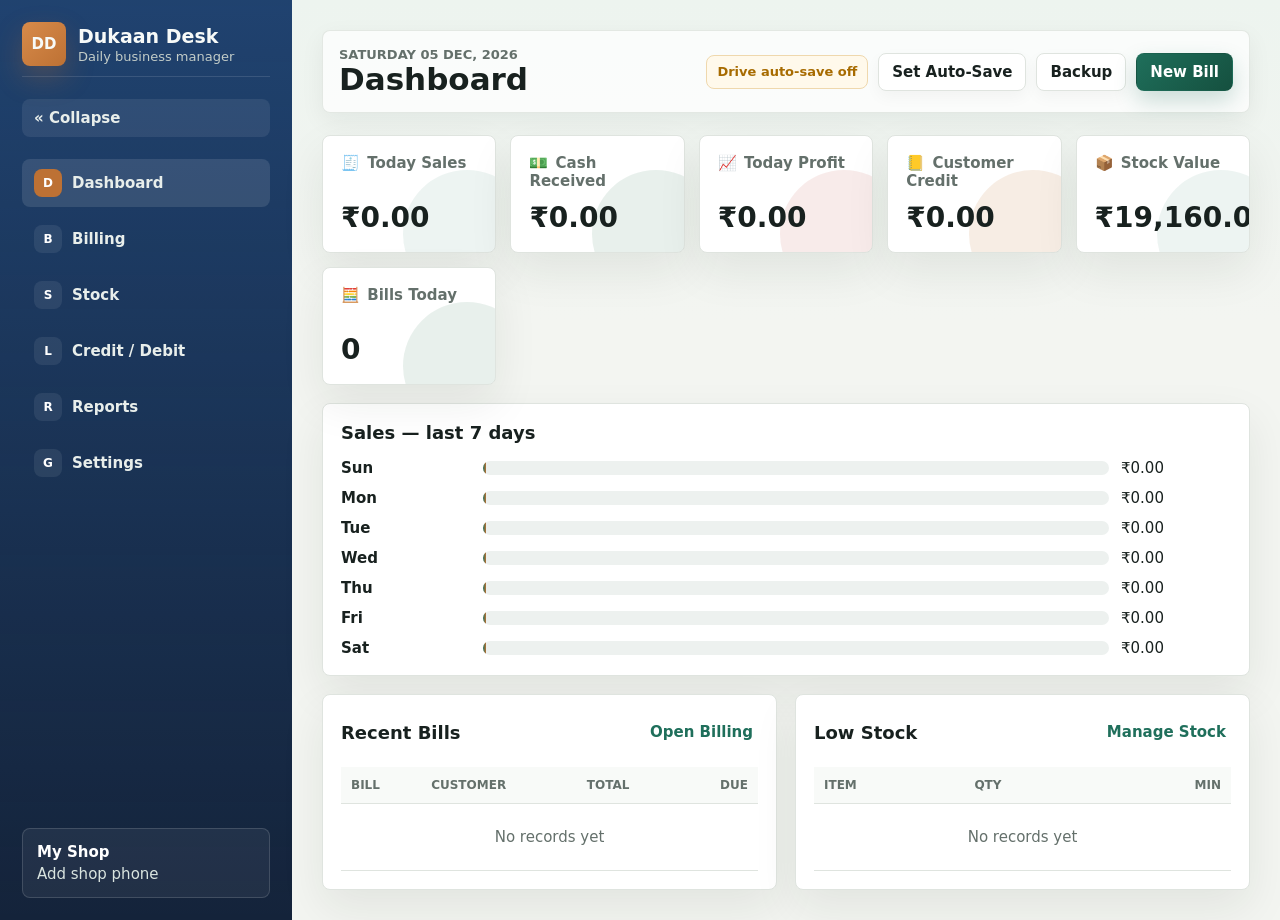
<file: index.html>
<!doctype html>
<html lang="en">
<head>
  <meta charset="utf-8">
  <meta name="viewport" content="width=device-width, initial-scale=1">
  <title>Dukaan Desk</title>
  <link rel="stylesheet" href="styles.css">
</head>
<body>
  <div class="app-shell">
    <aside class="sidebar">
      <div class="brand">
        <div class="brand-mark">DD</div>
        <div>
          <h1>Dukaan Desk</h1>
          <p>Daily business manager</p>
        </div>
      </div>
      <button class="collapse-btn" id="sidebarToggle" type="button" aria-label="Collapse menu">« Collapse</button>
      <nav class="nav" aria-label="Main navigation">
        <button class="nav-item active" data-view="dashboard" data-short="D">Dashboard</button>
        <button class="nav-item" data-view="billing" data-short="B">Billing</button>
        <button class="nav-item" data-view="stock" data-short="S">Stock</button>
        <button class="nav-item" data-view="ledger" data-short="L">Credit / Debit</button>
        <button class="nav-item" data-view="reports" data-short="R">Reports</button>
        <button class="nav-item" data-view="settings" data-short="G">Settings</button>
      </nav>
      <div class="shop-card">
        <strong id="shopNameMini">My Shop</strong>
        <span id="shopPhoneMini">Add shop phone</span>
      </div>
    </aside>

    <main class="main">
      <header class="topbar">
        <div>
          <p class="eyebrow" id="todayLabel"></p>
          <h2 id="viewTitle">Dashboard</h2>
        </div>
        <button class="hamburger-btn" id="menuToggle" type="button" aria-label="Toggle menu">&#9776;</button>
      <div class="topbar-actions">
          <span class="autosave-pill warning" id="autoSaveStatus">Drive auto-save off</span>
          <button class="secondary-button" id="autoSaveSetupButton" type="button">Set Auto-Save</button>
          <button class="secondary-button" id="backupButton" type="button">Backup</button>
          <button class="primary-button" data-action="new-invoice" type="button">New Bill</button>
        </div>
      </header>

      <section class="view active" id="dashboard">
        <div class="metrics-grid metrics-grid-6">
          <article class="metric">
            <span><span class="metric-ico">🧾</span> Today Sales</span>
            <strong id="todaySales">₹0</strong>
          </article>
          <article class="metric">
            <span><span class="metric-ico">💵</span> Cash Received</span>
            <strong id="cashReceived">₹0</strong>
          </article>
          <article class="metric">
            <span><span class="metric-ico">📈</span> Today Profit</span>
            <strong id="todayProfit">₹0</strong>
          </article>
          <article class="metric">
            <span><span class="metric-ico">📒</span> Customer Credit</span>
            <strong id="customerCredit">₹0</strong>
          </article>
          <article class="metric">
            <span><span class="metric-ico">📦</span> Stock Value</span>
            <strong id="stockValue">₹0</strong>
          </article>
          <article class="metric">
            <span><span class="metric-ico">🧮</span> Bills Today</span>
            <strong id="billCount">0</strong>
          </article>
        </div>

        <section class="panel">
          <div class="panel-header">
            <h3>Sales — last 7 days</h3>
          </div>
          <div class="report-bars" id="salesChart"></div>
        </section>

        <div class="content-grid two-columns">
          <section class="panel">
            <div class="panel-header">
              <h3>Recent Bills</h3>
              <button class="link-button" data-view-link="billing" type="button">Open Billing</button>
            </div>
            <div class="table-wrap">
              <table>
                <thead>
                  <tr>
                    <th>Bill</th>
                    <th>Customer</th>
                    <th>Total</th>
                    <th>Due</th>
                  </tr>
                </thead>
                <tbody id="recentBills"></tbody>
              </table>
            </div>
          </section>

          <section class="panel">
            <div class="panel-header">
              <h3>Low Stock</h3>
              <button class="link-button" data-view-link="stock" type="button">Manage Stock</button>
            </div>
            <div class="table-wrap">
              <table>
                <thead>
                  <tr>
                    <th>Item</th>
                    <th>Qty</th>
                    <th>Min</th>
                  </tr>
                </thead>
                <tbody id="lowStockRows"></tbody>
              </table>
            </div>
          </section>
        </div>
      </section>

      <section class="view" id="billing">
        <div class="content-grid billing-grid">
          <section class="panel bill-builder">
            <div class="panel-header">
              <h3>Create Bill <span id="billEditNote" class="void-badge edit-badge" style="display:none;"></span></h3>
              <button class="secondary-button" id="clearBillButton" type="button">Clear</button>
            </div>

            <div class="form-grid three">
              <label>
                Customer name
                <input id="customerName" type="text" placeholder="Cash customer">
              </label>
              <label>
                Mobile
                <input id="customerPhone" type="tel" placeholder="Optional">
              </label>
              <label class="wide">
                Address
                <input id="customerAddress" type="text" placeholder="Optional">
              </label>
              <label>
                Payment mode
                <select id="paymentMode">
                  <option value="cash">Cash</option>
                  <option value="upi">UPI</option>
                  <option value="card">Card</option>
                  <option value="credit">Credit</option>
                  <option value="mixed">Mixed</option>
                </select>
              </label>
              <label>
                GST type
                <select id="gstType">
                  <option value="local">CGST + SGST</option>
                  <option value="igst">IGST</option>
                </select>
              </label>
            </div>

            <div class="line-entry">
              <label>
                Item
                <select id="billItem"></select>
              </label>
              <div class="line-entry-row2">
                <label>
                  Qty
                  <input id="billQty" type="number" min="0.01" step="0.01" value="1">
                </label>
                <label>
                  Rate
                  <input id="billRate" type="number" min="0" step="0.01">
                </label>
                <label>
                  GST %
                  <input id="billGstRate" type="number" min="0" step="0.01" value="18">
                </label>
                <label>
                  Rate type
                  <select id="gstMode">
                    <option value="exclusive">GST Extra</option>
                    <option value="inclusive">GST Included</option>
                  </select>
                </label>
                <button class="primary-button" id="addLineButton" type="button">Add Item</button>
              </div>
            </div>

            <div class="table-wrap">
              <table>
                <thead>
                  <tr>
                    <th>Item</th>
                    <th>Qty</th>
                    <th>Rate</th>
                    <th>GST</th>
                    <th>Amount</th>
                    <th></th>
                  </tr>
                </thead>
                <tbody id="billLines"></tbody>
              </table>
            </div>

            <div class="bill-summary">
              <label>
                Discount
                <input id="discountAmount" type="number" min="0" step="0.01" value="0">
              </label>
              <label>
                Paid
                <input id="paidAmount" type="number" min="0" step="0.01" value="0">
              </label>
              <div class="summary-box">
                <span>Total</span>
                <strong id="billTotal">₹0</strong>
              </div>
              <div class="summary-box due">
                <span>Balance</span>
                <strong id="billBalance">₹0</strong>
              </div>
            </div>

            <div class="action-row">
              <button class="primary-button" id="saveBillButton" type="button">Save Bill</button>
              <button class="secondary-button" id="printDraftButton" type="button">Print Draft</button>
            </div>
          </section>

          <section class="panel invoice-preview" id="invoicePreview">
            <div class="invoice-paper">
              <div class="invoice-head">
                <div>
                  <h3 id="shopNamePreview">My Shop</h3>
                  <p id="shopAddressPreview">Shop address</p>
                  <p id="shopPhonePreview">Phone</p>
                </div>
                <div class="invoice-meta">
                  <strong class="invoice-tag">TAX INVOICE</strong>
                  <span id="previewInvoiceNo">DRAFT</span>
                  <span id="previewDate"></span>
                </div>
              </div>
              <div class="invoice-customer">
                <span>Billed to</span>
                <strong id="previewCustomer">Cash customer</strong>
                <span id="previewCustomerAddress"></span>
                <span id="previewCustomerPhone"></span>
              </div>
              <table class="invoice-table">
                <thead>
                  <tr>
                    <th>Item</th>
                    <th>Qty</th>
                    <th>Rate</th>
                    <th>GST</th>
                    <th>Amount</th>
                  </tr>
                </thead>
                <tbody id="previewLines"></tbody>
              </table>
              <div class="invoice-totals">
                <span>Taxable</span><strong id="previewTaxable">₹0</strong>
                <span>GST</span><strong id="previewGst">₹0</strong>
                <span id="previewCgstLabel">CGST</span><strong id="previewCgst">₹0</strong>
                <span id="previewSgstLabel">SGST</span><strong id="previewSgst">₹0</strong>
                <span>Subtotal</span><strong id="previewSubtotal">₹0</strong>
                <span>Discount</span><strong id="previewDiscount">₹0</strong>
                <span class="grand">Total</span><strong id="previewTotal" class="grand">₹0</strong>
                <span>Paid</span><strong id="previewPaid">₹0</strong>
                <span>Balance</span><strong id="previewBalance">₹0</strong>
              </div>
              <div class="invoice-foot">
                <span id="previewPayMode"></span>
                <strong>Thank you for your business!</strong>
              </div>
            </div>
          </section>
        </div>

        <section class="panel">
          <div class="panel-header">
            <h3>Saved Bills</h3>
            <input class="search-input" id="billSearch" type="search" placeholder="Search customer or bill">
          </div>
          <div class="table-wrap">
            <table>
              <thead>
                <tr>
                  <th>Bill No.</th>
                  <th>Date</th>
                  <th>Customer</th>
                  <th>Total</th>
                  <th>Paid</th>
                  <th>Due</th>
                  <th></th>
                </tr>
              </thead>
              <tbody id="invoiceRows"></tbody>
            </table>
          </div>
        </section>
      </section>

      <section class="view" id="stock">
        <section class="panel">
          <div class="panel-header">
            <h3>Add / Update Item</h3>
            <input class="search-input" id="stockSearch" type="search" placeholder="Search stock">
          </div>
          <div class="form-grid six">
            <label>
              Item name
              <input id="productName" type="text" placeholder="Example: Cement bag">
            </label>
            <label>
              Category
              <input id="productCategory" type="text" placeholder="Paint, plumbing, tools">
            </label>
            <label>
              Unit
              <input id="productUnit" type="text" placeholder="pcs, kg, bag, ft">
            </label>
            <label>
              Sale rate
              <input id="productSaleRate" type="number" min="0" step="0.01">
            </label>
            <label>
              GST %
              <input id="productGstRate" type="number" min="0" step="0.01" value="18">
            </label>
            <label>
              Purchase rate
              <input id="productPurchaseRate" type="number" min="0" step="0.01">
            </label>
            <label>
              Min stock
              <input id="productMinStock" type="number" min="0" step="0.01" value="5">
            </label>
          </div>
          <div class="action-row">
            <button class="primary-button" id="saveProductButton" type="button">Save Item</button>
            <button class="secondary-button" id="resetProductButton" type="button">Reset</button>
          </div>
        </section>

        <section class="panel">
          <div class="panel-header">
            <h3>Stock Register</h3>
            <div style="display:flex;gap:12px;align-items:center;">
              <label style="font-size:13px;display:flex;gap:6px;align-items:center;cursor:pointer;">
                <input type="checkbox" id="showArchivedToggle"> Show archived
              </label>
              <button class="secondary-button" id="exportStockButton" type="button">Export CSV</button>
            </div>
          </div>
          <div class="table-wrap">
            <table>
              <thead>
                <tr>
                  <th>Item</th>
                  <th>Category</th>
                  <th>Unit</th>
                  <th>Qty</th>
                  <th>GST</th>
                  <th>Sale Rate</th>
                  <th>Value</th>
                  <th></th>
                </tr>
              </thead>
              <tbody id="stockRows"></tbody>
            </table>
          </div>
        </section>

        <section class="panel">
          <div class="panel-header">
            <h3>Stock In / Out</h3>
          </div>
          <div class="form-grid five">
            <label>
              Item
              <select id="movementProduct"></select>
            </label>
            <label>
              Type
              <select id="movementType">
                <option value="in">Stock In</option>
                <option value="out">Stock Out</option>
              </select>
            </label>
            <label>
              Qty
              <input id="movementQty" type="number" min="0.01" step="0.01" value="1">
            </label>
            <label>
              Reason
              <input id="movementReason" type="text" placeholder="Purchase, damage, adjustment">
            </label>
            <button class="primary-button aligned" id="saveMovementButton" type="button">Save Movement</button>
          </div>
        </section>
      </section>

      <section class="view" id="ledger">
        <div class="content-grid two-columns">
          <section class="panel">
            <div class="panel-header">
              <h3>Credit / Debit Entry</h3>
            </div>
            <div class="form-stack">
              <label>
                Party name
                <input id="ledgerParty" type="text" placeholder="Customer or supplier">
              </label>
              <label>
                Party type
                <select id="ledgerPartyType">
                  <option value="customer">Customer</option>
                  <option value="supplier">Supplier</option>
                  <option value="other">Other</option>
                </select>
              </label>
              <label>
                Entry type
                <select id="ledgerType">
                  <option value="credit">Credit given / receivable</option>
                  <option value="receipt">Payment received</option>
                  <option value="debit">Debit payable / purchase due</option>
                  <option value="payment">Payment made</option>
                  <option value="expense">Expense</option>
                  <option value="income">Other income</option>
                </select>
              </label>
              <label>
                Amount
                <input id="ledgerAmount" type="number" min="0" step="0.01">
              </label>
              <label>
                Note
                <textarea id="ledgerNote" rows="3" placeholder="Optional"></textarea>
              </label>
              <button class="primary-button" id="saveLedgerButton" type="button">Save Entry</button>
            </div>
          </section>

          <section class="panel">
            <div class="panel-header">
              <h3>Party Balances</h3>
              <input class="search-input" id="ledgerSearch" type="search" placeholder="Search party">
            </div>
            <div class="table-wrap">
              <table>
                <thead>
                  <tr>
                    <th>Party</th>
                    <th>Type</th>
                    <th>Balance</th>
                  </tr>
                </thead>
                <tbody id="partyBalanceRows"></tbody>
              </table>
            </div>
          </section>
        </div>

        <section class="panel">
          <div class="panel-header">
            <h3>Ledger Entries</h3>
            <button class="secondary-button" id="exportLedgerButton" type="button">Export CSV</button>
          </div>
          <div class="table-wrap">
            <table>
              <thead>
                <tr>
                  <th>Date</th>
                  <th>Party</th>
                  <th>Type</th>
                  <th>Amount</th>
                  <th>Note</th>
                  <th></th>
                </tr>
              </thead>
              <tbody id="ledgerRows"></tbody>
            </table>
          </div>
          <div style="padding:10px 0 4px;display:flex;align-items:center;gap:14px;">
            <button class="secondary-button" id="ledgerLoadMore" type="button" style="display:none;">Load more entries</button>
            <span id="ledgerCount" style="font-size:13px;color:#64706b;"></span>
          </div>
        </section>
      </section>

      <section class="view" id="reports">
        <div class="metrics-grid">
          <article class="metric">
            <span>Total Sales</span>
            <strong id="reportSales">₹0</strong>
          </article>
          <article class="metric">
            <span>Total Collection</span>
            <strong id="reportCollection">₹0</strong>
          </article>
          <article class="metric">
            <span>Total Expenses</span>
            <strong id="reportExpenses">₹0</strong>
          </article>
          <article class="metric">
            <span>Supplier Payable</span>
            <strong id="supplierPayable">₹0</strong>
          </article>
        </div>
        <section class="panel">
          <div class="panel-header">
            <h3>Business Summary</h3>
            <div style="display:flex;gap:8px;align-items:center;flex-wrap:wrap;">
              <label style="font-size:13px;display:flex;gap:6px;align-items:center;">
                From <input type="date" id="reportFrom" style="font-size:13px;padding:4px 6px;">
              </label>
              <label style="font-size:13px;display:flex;gap:6px;align-items:center;">
                To <input type="date" id="reportTo" style="font-size:13px;padding:4px 6px;">
              </label>
              <button class="secondary-button" id="exportInvoicesButton" type="button">Export Bills CSV</button>
            </div>
          </div>
          <div class="report-bars" id="reportBars"></div>
        </section>

        <section class="panel">
          <div class="panel-header">
            <h3>Profit (in selected range)</h3>
          </div>
          <div class="metrics-grid">
            <article class="metric">
              <span>Taxable Sales</span>
              <strong id="profitSales">₹0</strong>
            </article>
            <article class="metric">
              <span>Cost of Goods</span>
              <strong id="profitCogs">₹0</strong>
            </article>
            <article class="metric">
              <span>Discounts</span>
              <strong id="profitDiscounts">₹0</strong>
            </article>
            <article class="metric">
              <span>Gross Profit</span>
              <strong id="profitGross">₹0</strong>
            </article>
            <article class="metric">
              <span>Margin</span>
              <strong id="profitMargin">0%</strong>
            </article>
          </div>
          <div class="table-wrap">
            <table>
              <thead>
                <tr>
                  <th>Item</th>
                  <th>Qty Sold</th>
                  <th>Sale (taxable)</th>
                  <th>Cost</th>
                  <th>Profit</th>
                </tr>
              </thead>
              <tbody id="profitRows"></tbody>
            </table>
          </div>
          <p class="data-help">Profit = taxable sales − cost of goods (current purchase rate) − discounts. GST is excluded as it is collected on the government's behalf.</p>
        </section>

        <section class="panel">
          <div class="panel-header">
            <h3>GST Summary (in selected range)</h3>
          </div>
          <div class="table-wrap">
            <table>
              <thead>
                <tr>
                  <th>GST Rate</th>
                  <th>Taxable</th>
                  <th>CGST</th>
                  <th>SGST</th>
                  <th>IGST</th>
                  <th>Total GST</th>
                </tr>
              </thead>
              <tbody id="gstSummaryRows"></tbody>
            </table>
          </div>
          <p class="data-help">Output GST grouped by rate slab for the selected date range. Voided bills are excluded.</p>
        </section>
      </section>

      <section class="view" id="settings">
        <section class="panel">
          <div class="panel-header">
            <h3>Shop Details</h3>
          </div>
          <div class="form-grid two">
            <label>
              Shop name
              <input id="shopNameInput" type="text">
            </label>
            <label>
              Phone
              <input id="shopPhoneInput" type="tel">
            </label>
            <label class="wide">
              Address
              <textarea id="shopAddressInput" rows="3"></textarea>
            </label>
            <label>
              GST / Tax ID
              <input id="shopTaxInput" type="text">
            </label>
          </div>
          <div class="action-row">
            <button class="primary-button" id="saveSettingsButton" type="button">Save Details</button>
          </div>
        </section>

        <section class="panel">
          <div class="panel-header">
            <h3>Data</h3>
          </div>
          <div class="data-actions">
            <button class="primary-button" id="saveToDriveButton" type="button">Save To Drive</button>
            <button class="secondary-button" id="saveAgainButton" type="button" disabled>Save Again</button>
            <button class="secondary-button" id="openDataFileButton" type="button">Open Data File</button>
            <button class="secondary-button" id="downloadBackupButton" type="button">Download Backup</button>
            <button class="secondary-button" id="downloadAllCsvButton" type="button">Download All CSV</button>
            <button class="secondary-button" id="recalcBalancesButton" type="button">Recalculate Balances</button>
            <label class="file-button">
              Restore Backup
              <input id="restoreInput" type="file" accept="application/json">
            </label>
            <button class="danger-button" id="resetDataButton" type="button">Reset Demo Data</button>
          </div>
          <p class="data-status" id="dataFileStatus">No drive file selected</p>
          <p class="data-help">For safest use, click Save To Drive once and choose a file on your preferred drive. Bills, stock changes, ledger entries, and settings will auto-save to that file while connected.</p>
          <p class="data-help">
            <strong>Back up to Google Drive:</strong> install Google Drive for Desktop, then click
            <em>Save To Drive</em> and pick a file inside your Google Drive folder — every change
            auto-syncs to the cloud while the app stays offline-ready.
            <a id="driveGuideLink" href="GOOGLE_DRIVE_SETUP.html" target="_blank" rel="noopener">Read the setup guide</a>.
          </p>
        </section>
      </section>
    </main>
  </div>

  <div class="modal-overlay" id="returnModal">
    <div class="modal">
      <h3 style="margin:0 0 4px;">Sales Return — <span id="returnBillNo"></span></h3>
      <p class="data-help" style="margin-top:0;">Enter the quantity returned for each item. Stock goes back in and the bill is reduced. Return everything to reverse the whole bill.</p>
      <div class="table-wrap">
        <table>
          <thead>
            <tr>
              <th>Item</th>
              <th>Sold</th>
              <th>Return Qty</th>
            </tr>
          </thead>
          <tbody id="returnLines"></tbody>
        </table>
      </div>
      <div class="action-row" style="margin-top:16px;">
        <button class="primary-button" id="confirmReturnButton" type="button">Process Return</button>
        <button class="secondary-button" id="cancelReturnButton" type="button">Cancel</button>
      </div>
    </div>
  </div>

  <template id="emptyRowTemplate">
    <tr>
      <td colspan="8" class="empty-cell">No records yet</td>
    </tr>
  </template>

  <script src="app.js"></script>
</body>
</html>
</file>
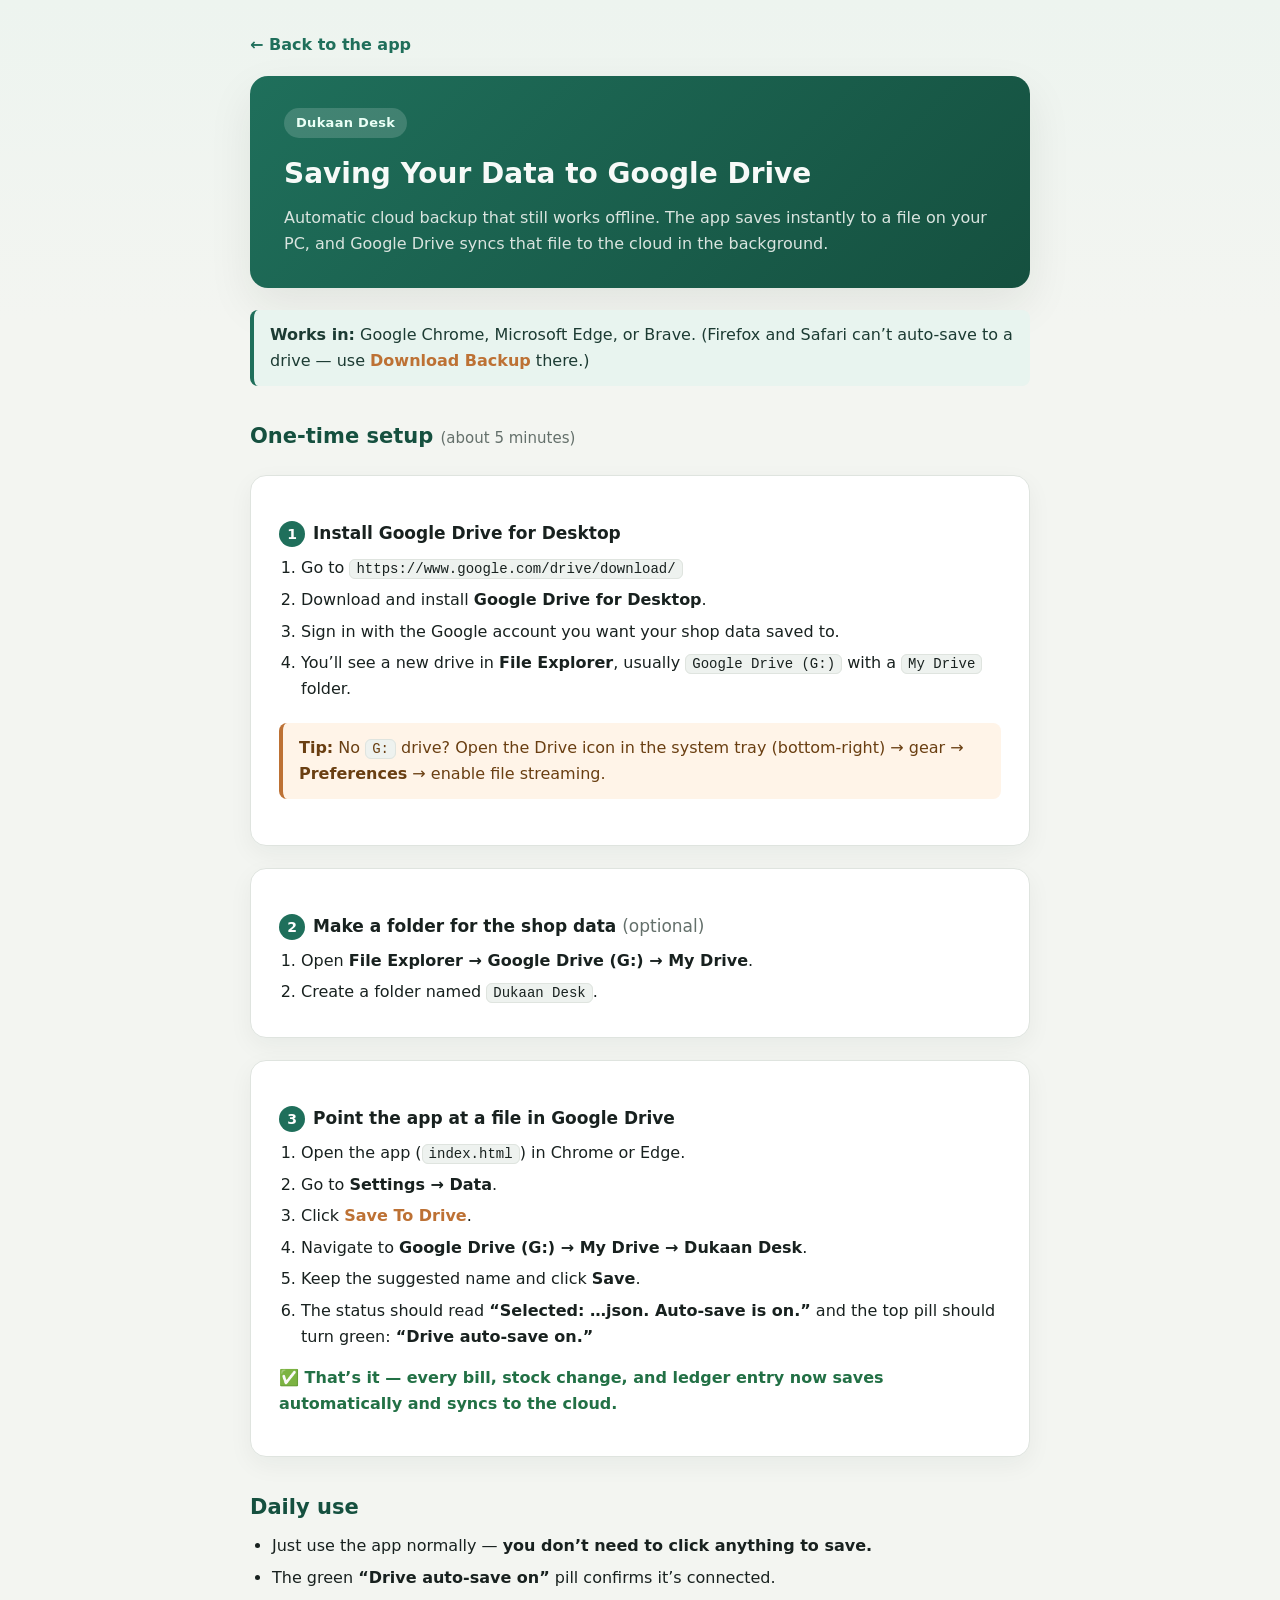
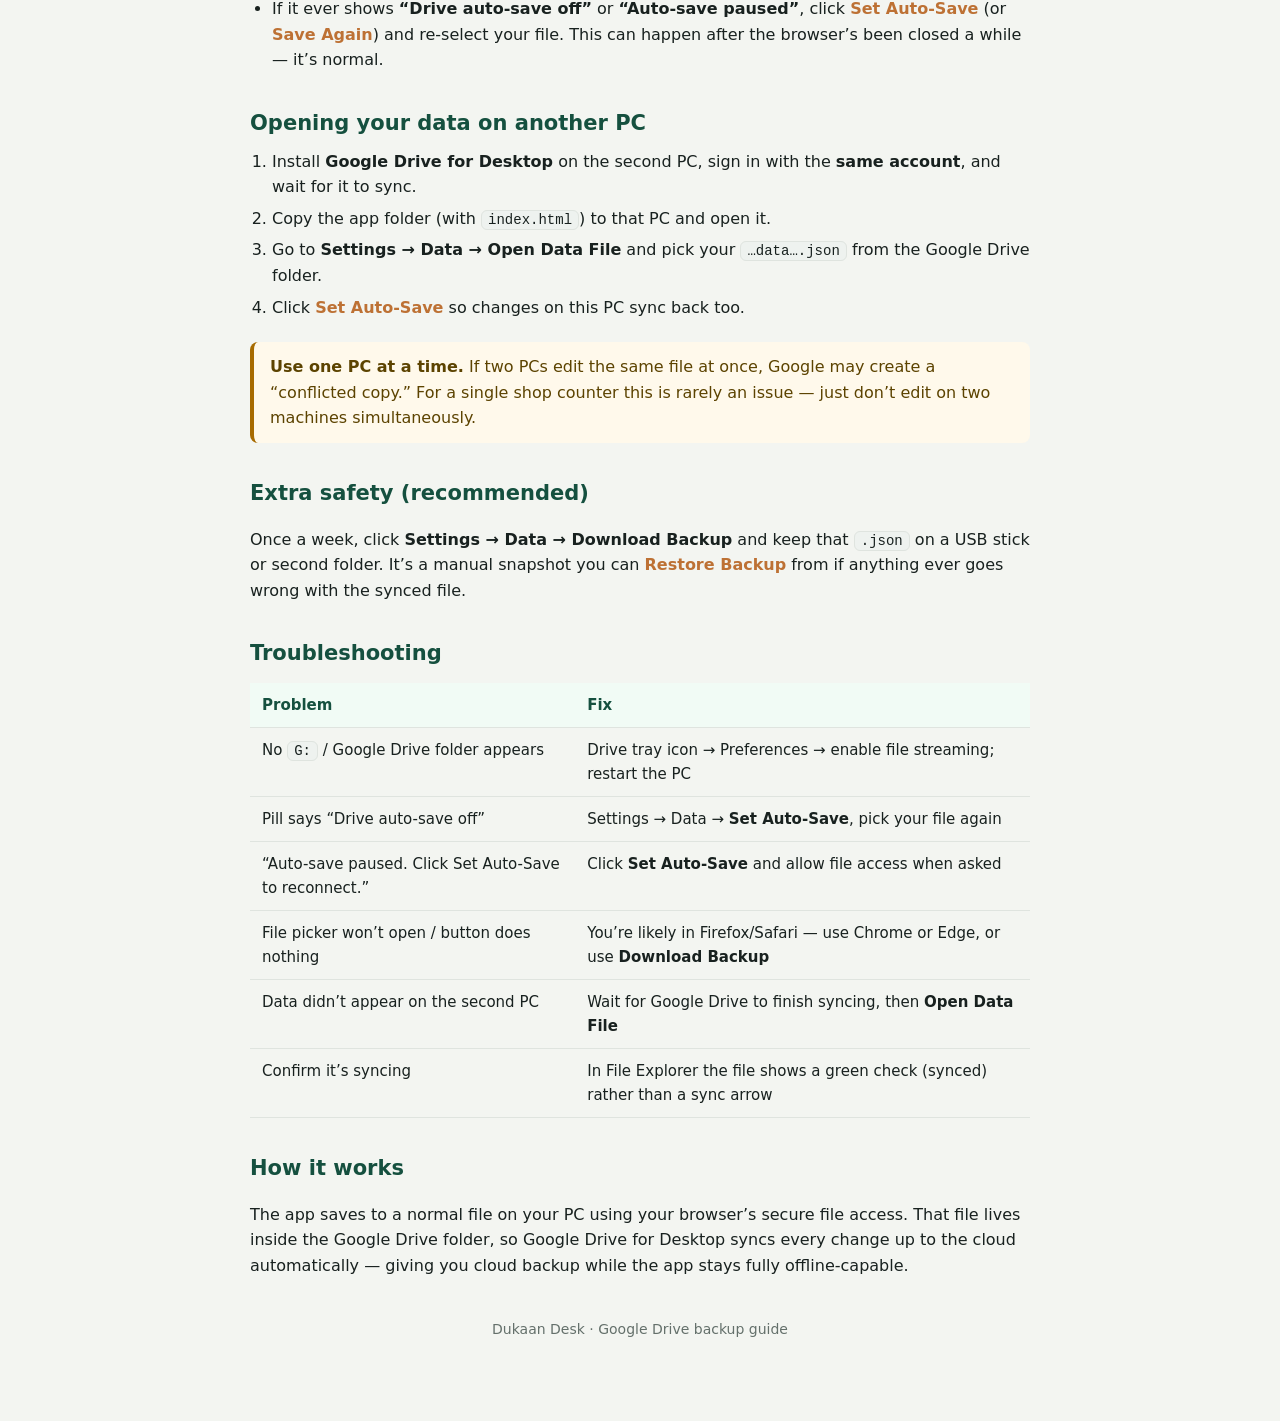
<file: GOOGLE_DRIVE_SETUP.html>
<!doctype html>
<html lang="en">
<head>
  <meta charset="utf-8">
  <meta name="viewport" content="width=device-width, initial-scale=1">
  <title>Saving Your Data to Google Drive — Dukaan Desk</title>
  <style>
    :root {
      --bg: #f3f5f1;
      --surface: #ffffff;
      --ink: #18211f;
      --muted: #64706b;
      --line: #dfe4df;
      --brand: #1f6f5b;
      --brand-dark: #15503f;
      --brand-soft: #e8f4ef;
      --accent: #bd7134;
      --accent-soft: #fff4e8;
      --danger: #b53b30;
      --warn: #a76b00;
      --good: #227045;
      --shadow: 0 18px 45px rgba(24, 33, 31, 0.08);
    }
    * { box-sizing: border-box; }
    body {
      margin: 0;
      background: linear-gradient(180deg, #edf4ef 0, rgba(237, 244, 239, 0) 320px), var(--bg);
      color: var(--ink);
      font-family: Inter, ui-sans-serif, system-ui, -apple-system, BlinkMacSystemFont, "Segoe UI", sans-serif;
      font-size: 16px;
      line-height: 1.6;
    }
    .wrap { max-width: 820px; margin: 0 auto; padding: 32px 20px 80px; }
    .hero {
      background: linear-gradient(135deg, var(--brand) 0, var(--brand-dark) 100%);
      color: #f7faf8;
      border-radius: 18px;
      padding: 32px 34px;
      box-shadow: var(--shadow);
    }
    .hero .badge {
      display: inline-block; background: rgba(255,255,255,0.16); color: #eafff6;
      font-size: 13px; font-weight: 600; letter-spacing: .3px;
      padding: 5px 12px; border-radius: 999px; margin-bottom: 14px;
    }
    .hero h1 { margin: 0 0 8px; font-size: 28px; }
    .hero p { margin: 0; color: #d9e4df; }
    .back { display: inline-block; margin-bottom: 18px; color: var(--brand); text-decoration: none; font-weight: 600; }
    .back:hover { text-decoration: underline; }
    .note {
      border-left: 4px solid var(--brand); background: var(--brand-soft);
      padding: 12px 16px; border-radius: 8px; margin: 22px 0; color: #1c3b33;
    }
    .note.warn { border-left-color: var(--warn); background: #fff9eb; color: #5c4300; }
    .note.tip  { border-left-color: var(--accent); background: var(--accent-soft); color: #6a3f12; }
    .card {
      background: var(--surface); border: 1px solid var(--line); border-radius: 16px;
      padding: 24px 28px; margin: 22px 0; box-shadow: 0 8px 24px rgba(24,33,31,0.05);
    }
    h2 { font-size: 21px; margin: 34px 0 6px; color: var(--brand-dark); }
    h3 { font-size: 17px; margin: 20px 0 6px; }
    ol, ul { margin: 8px 0 8px; padding-left: 22px; }
    li { margin: 6px 0; }
    .step-num {
      display: inline-flex; align-items: center; justify-content: center;
      width: 26px; height: 26px; border-radius: 50%; background: var(--brand);
      color: #fff; font-size: 14px; font-weight: 700; margin-right: 8px;
    }
    code, kbd {
      background: #eef2ef; border: 1px solid var(--line); border-radius: 6px;
      padding: 1px 6px; font-family: ui-monospace, "Cascadia Code", Consolas, monospace; font-size: 14px;
    }
    em { color: var(--accent); font-style: normal; font-weight: 600; }
    table { width: 100%; border-collapse: collapse; margin: 12px 0; font-size: 15px; }
    th, td { text-align: left; padding: 10px 12px; border-bottom: 1px solid var(--line); vertical-align: top; }
    th { background: #f1fbf5; color: var(--brand-dark); }
    .ok { color: var(--good); font-weight: 700; }
    footer { margin-top: 40px; color: var(--muted); font-size: 14px; text-align: center; }
  </style>
</head>
<body>
  <div class="wrap">
    <a class="back" href="index.html">← Back to the app</a>

    <div class="hero">
      <span class="badge">Dukaan Desk</span>
      <h1>Saving Your Data to Google Drive</h1>
      <p>Automatic cloud backup that still works offline. The app saves instantly to a file on your PC, and Google Drive syncs that file to the cloud in the background.</p>
    </div>

    <div class="note">
      <strong>Works in:</strong> Google Chrome, Microsoft Edge, or Brave.
      (Firefox and Safari can’t auto-save to a drive — use <em>Download Backup</em> there.)
    </div>

    <h2>One-time setup <span style="color:var(--muted);font-size:15px;font-weight:400;">(about 5 minutes)</span></h2>

    <div class="card">
      <h3><span class="step-num">1</span>Install Google Drive for Desktop</h3>
      <ol>
        <li>Go to <code>https://www.google.com/drive/download/</code></li>
        <li>Download and install <strong>Google Drive for Desktop</strong>.</li>
        <li>Sign in with the Google account you want your shop data saved to.</li>
        <li>You’ll see a new drive in <strong>File Explorer</strong>, usually <code>Google Drive (G:)</code> with a <code>My Drive</code> folder.</li>
      </ol>
      <div class="note tip">
        <strong>Tip:</strong> No <code>G:</code> drive? Open the Drive icon in the system tray (bottom-right) →
        gear → <strong>Preferences</strong> → enable file streaming.
      </div>
    </div>

    <div class="card">
      <h3><span class="step-num">2</span>Make a folder for the shop data <span style="color:var(--muted);font-weight:400;">(optional)</span></h3>
      <ol>
        <li>Open <strong>File Explorer → Google Drive (G:) → My Drive</strong>.</li>
        <li>Create a folder named <code>Dukaan Desk</code>.</li>
      </ol>
    </div>

    <div class="card">
      <h3><span class="step-num">3</span>Point the app at a file in Google Drive</h3>
      <ol>
        <li>Open the app (<code>index.html</code>) in Chrome or Edge.</li>
        <li>Go to <strong>Settings → Data</strong>.</li>
        <li>Click <em>Save To Drive</em>.</li>
        <li>Navigate to <strong>Google Drive (G:) → My Drive → Dukaan Desk</strong>.</li>
        <li>Keep the suggested name and click <strong>Save</strong>.</li>
        <li>The status should read <strong>“Selected: …json. Auto-save is on.”</strong> and the top pill should turn green: <strong>“Drive auto-save on.”</strong></li>
      </ol>
      <p class="ok">✅ That’s it — every bill, stock change, and ledger entry now saves automatically and syncs to the cloud.</p>
    </div>

    <h2>Daily use</h2>
    <ul>
      <li>Just use the app normally — <strong>you don’t need to click anything to save.</strong></li>
      <li>The green <strong>“Drive auto-save on”</strong> pill confirms it’s connected.</li>
      <li>If it ever shows <strong>“Drive auto-save off”</strong> or <strong>“Auto-save paused”</strong>, click <em>Set Auto-Save</em> (or <em>Save Again</em>) and re-select your file. This can happen after the browser’s been closed a while — it’s normal.</li>
    </ul>

    <h2>Opening your data on another PC</h2>
    <ol>
      <li>Install <strong>Google Drive for Desktop</strong> on the second PC, sign in with the <strong>same account</strong>, and wait for it to sync.</li>
      <li>Copy the app folder (with <code>index.html</code>) to that PC and open it.</li>
      <li>Go to <strong>Settings → Data → Open Data File</strong> and pick your <code>…data….json</code> from the Google Drive folder.</li>
      <li>Click <em>Set Auto-Save</em> so changes on this PC sync back too.</li>
    </ol>
    <div class="note warn">
      <strong>Use one PC at a time.</strong> If two PCs edit the same file at once, Google may create a
      “conflicted copy.” For a single shop counter this is rarely an issue — just don’t edit on two machines simultaneously.
    </div>

    <h2>Extra safety (recommended)</h2>
    <p>Once a week, click <strong>Settings → Data → Download Backup</strong> and keep that <code>.json</code> on a USB stick or second folder. It’s a manual snapshot you can <em>Restore Backup</em> from if anything ever goes wrong with the synced file.</p>

    <h2>Troubleshooting</h2>
    <table>
      <thead><tr><th>Problem</th><th>Fix</th></tr></thead>
      <tbody>
        <tr><td>No <code>G:</code> / Google Drive folder appears</td><td>Drive tray icon → Preferences → enable file streaming; restart the PC</td></tr>
        <tr><td>Pill says “Drive auto-save off”</td><td>Settings → Data → <strong>Set Auto-Save</strong>, pick your file again</td></tr>
        <tr><td>“Auto-save paused. Click Set Auto-Save to reconnect.”</td><td>Click <strong>Set Auto-Save</strong> and allow file access when asked</td></tr>
        <tr><td>File picker won’t open / button does nothing</td><td>You’re likely in Firefox/Safari — use Chrome or Edge, or use <strong>Download Backup</strong></td></tr>
        <tr><td>Data didn’t appear on the second PC</td><td>Wait for Google Drive to finish syncing, then <strong>Open Data File</strong></td></tr>
        <tr><td>Confirm it’s syncing</td><td>In File Explorer the file shows a green check (synced) rather than a sync arrow</td></tr>
      </tbody>
    </table>

    <h2>How it works</h2>
    <p>The app saves to a normal file on your PC using your browser’s secure file access. That file lives inside the Google Drive folder, so Google Drive for Desktop syncs every change up to the cloud automatically — giving you cloud backup while the app stays fully offline-capable.</p>

    <footer>Dukaan Desk · Google Drive backup guide</footer>
  </div>
</body>
</html>
</file>
<file: styles.css>
:root {
  color-scheme: light;
  --bg: #f3f5f1;
  --surface: #ffffff;
  --ink: #18211f;
  --muted: #64706b;
  --line: #dfe4df;
  --brand: #1f6f5b;
  --brand-dark: #15503f;
  --brand-soft: #e8f4ef;
  --accent: #bd7134;
  --accent-soft: #fff4e8;
  --danger: #b53b30;
  --warn: #a76b00;
  --good: #227045;
  --shadow: 0 18px 45px rgba(24, 33, 31, 0.08);
  --shadow-soft: 0 8px 24px rgba(24, 33, 31, 0.06);
}

* {
  box-sizing: border-box;
}

body {
  margin: 0;
  min-height: 100vh;
  background:
    linear-gradient(180deg, #edf4ef 0, rgba(237, 244, 239, 0) 320px),
    var(--bg);
  color: var(--ink);
  font-family: Inter, ui-sans-serif, system-ui, -apple-system, BlinkMacSystemFont, "Segoe UI", sans-serif;
  font-size: 15px;
  letter-spacing: 0;
}

button,
input,
select,
textarea {
  font: inherit;
}

button {
  cursor: pointer;
}

.app-shell {
  display: grid;
  grid-template-columns: 292px minmax(0, 1fr);
  min-height: 100vh;
}

.sidebar {
  background:
    linear-gradient(180deg, rgba(56, 132, 224, 0.32), rgba(56, 132, 224, 0)),
    #14233a;
  color: #f7faf8;
  padding: 22px;
  display: flex;
  flex-direction: column;
  gap: 22px;
}

.brand {
  display: flex;
  align-items: center;
  gap: 12px;
  padding-bottom: 10px;
  border-bottom: 1px solid rgba(255, 255, 255, 0.12);
}

.brand-mark {
  width: 44px;
  height: 44px;
  display: grid;
  place-items: center;
  border-radius: 8px;
  background: linear-gradient(135deg, #d88b4a, var(--accent));
  box-shadow: 0 12px 28px rgba(189, 113, 52, 0.28);
  font-weight: 800;
}

.brand h1,
.brand p,
.topbar h2,
.topbar p,
.panel h3 {
  margin: 0;
}

.brand h1 {
  font-size: 19px;
}

.brand p {
  color: #c2ccc8;
  font-size: 13px;
  margin-top: 2px;
}

.nav {
  display: grid;
  gap: 8px;
}

.nav-item {
  width: 100%;
  min-height: 46px;
  border: 0;
  border-radius: 8px;
  padding: 10px 12px;
  background: transparent;
  color: #e8eeeb;
  text-align: left;
  font-weight: 700;
  display: flex;
  align-items: center;
  gap: 10px;
  transition: background 0.15s ease, transform 0.15s ease;
}

.nav-item::before {
  content: attr(data-short);
  width: 28px;
  height: 28px;
  display: grid;
  place-items: center;
  border-radius: 8px;
  background: rgba(255, 255, 255, 0.08);
  color: #ffffff;
  font-size: 12px;
  font-weight: 900;
}

.nav-item:hover,
.nav-item.active {
  background: rgba(255, 255, 255, 0.11);
}

.nav-item:hover {
  transform: translateX(2px);
}

.nav-item.active::before {
  background: var(--accent);
}

.shop-card {
  margin-top: auto;
  border: 1px solid rgba(255, 255, 255, 0.14);
  border-radius: 8px;
  padding: 14px;
  display: grid;
  gap: 4px;
  color: #d9e4df;
  background: rgba(255, 255, 255, 0.06);
}

.shop-card strong {
  color: #ffffff;
}

.main {
  min-width: 0;
  padding: 30px;
}

.topbar {
  display: flex;
  justify-content: space-between;
  align-items: center;
  gap: 16px;
  margin-bottom: 22px;
  background: rgba(255, 255, 255, 0.72);
  border: 1px solid rgba(223, 228, 223, 0.85);
  border-radius: 8px;
  padding: 16px;
  box-shadow: var(--shadow-soft);
}

.eyebrow {
  color: var(--muted);
  font-size: 13px;
  font-weight: 700;
  text-transform: uppercase;
}

.topbar h2 {
  font-size: 31px;
  line-height: 1.1;
}

.topbar-actions,
.action-row,
.data-actions {
  display: flex;
  flex-wrap: wrap;
  gap: 10px;
  align-items: center;
}

.primary-button,
.secondary-button,
.danger-button,
.link-button,
.file-button {
  min-height: 38px;
  border-radius: 8px;
  border: 1px solid transparent;
  padding: 9px 13px;
  font-weight: 800;
  white-space: nowrap;
  transition: transform 0.15s ease, box-shadow 0.15s ease, background 0.15s ease;
}

.primary-button {
  background: linear-gradient(135deg, var(--brand), var(--brand-dark));
  color: #ffffff;
  box-shadow: 0 10px 22px rgba(31, 111, 91, 0.22);
}

.primary-button:hover {
  background: var(--brand-dark);
  transform: translateY(-1px);
}

.secondary-button,
.file-button {
  background: #ffffff;
  color: var(--ink);
  border-color: var(--line);
  box-shadow: 0 6px 16px rgba(24, 33, 31, 0.04);
}

.secondary-button:hover,
.file-button:hover,
.mini-button:hover {
  transform: translateY(-1px);
  box-shadow: 0 10px 20px rgba(24, 33, 31, 0.08);
}

.danger-button {
  background: #fff6f5;
  color: var(--danger);
  border-color: #ecc5c0;
}

.secondary-button:disabled {
  cursor: not-allowed;
  opacity: 0.5;
}

.link-button {
  background: transparent;
  color: var(--brand);
  padding-inline: 4px;
}

.autosave-pill {
  min-height: 34px;
  display: inline-flex;
  align-items: center;
  border-radius: 8px;
  border: 1px solid var(--line);
  padding: 7px 10px;
  background: #ffffff;
  color: var(--muted);
  font-size: 13px;
  font-weight: 800;
}

.autosave-pill.good {
  border-color: #b8dec8;
  background: #f1fbf5;
  color: var(--good);
}

.autosave-pill.warning {
  border-color: #efd8ad;
  background: #fff9eb;
  color: var(--warn);
}

.autosave-pill.danger {
  border-color: #ecc5c0;
  background: #fff6f5;
  color: var(--danger);
}

.file-button input {
  display: none;
}

.data-status {
  margin: 12px 0 0;
  color: var(--muted);
  font-size: 13px;
  font-weight: 700;
}

.data-help {
  margin: 8px 0 0;
  color: var(--muted);
  font-size: 13px;
  line-height: 1.5;
}

.view {
  display: none;
}

.view.active {
  display: grid;
  gap: 18px;
}

.metrics-grid {
  display: grid;
  grid-template-columns: repeat(4, minmax(0, 1fr));
  gap: 14px;
}

.metrics-grid-6 {
  grid-template-columns: repeat(auto-fit, minmax(150px, 1fr));
}

.metric-ico {
  font-size: 15px;
  margin-right: 2px;
}

.metric,
.panel {
  background: var(--surface);
  border: 1px solid var(--line);
  border-radius: 8px;
  box-shadow: var(--shadow);
}

.metric {
  min-height: 118px;
  padding: 18px;
  display: grid;
  align-content: space-between;
  position: relative;
  overflow: hidden;
}

.metric::after {
  content: "";
  position: absolute;
  right: -36px;
  bottom: -46px;
  width: 128px;
  height: 128px;
  border-radius: 999px;
  background: rgba(31, 111, 91, 0.08);
}

.metric:nth-child(2)::after {
  background: rgba(34, 112, 69, 0.1);
}

.metric:nth-child(3)::after {
  background: rgba(181, 59, 48, 0.1);
}

.metric:nth-child(4)::after {
  background: rgba(189, 113, 52, 0.13);
}

.metric:nth-child(5)::after {
  background: rgba(31, 111, 91, 0.08);
}

.metric:nth-child(6)::after {
  background: rgba(34, 112, 69, 0.1);
}

.metric span {
  color: var(--muted);
  font-weight: 700;
  position: relative;
  z-index: 1;
}

.metric strong {
  font-size: 28px;
  line-height: 1.1;
  position: relative;
  z-index: 1;
}

.content-grid {
  display: grid;
  gap: 18px;
}

.two-columns {
  grid-template-columns: repeat(2, minmax(0, 1fr));
}

.billing-grid {
  grid-template-columns: minmax(0, 1.35fr) minmax(320px, 0.65fr);
}

.panel {
  padding: 18px;
  min-width: 0;
  transition: box-shadow 0.15s ease, transform 0.15s ease;
}

.panel:hover {
  box-shadow: 0 20px 50px rgba(24, 33, 31, 0.1);
}

.panel-header {
  display: flex;
  align-items: center;
  justify-content: space-between;
  gap: 14px;
  margin-bottom: 16px;
}

.panel h3 {
  font-size: 18px;
}

.form-grid {
  display: grid;
  gap: 14px;
  margin-bottom: 16px;
}

.form-grid.two {
  grid-template-columns: repeat(2, minmax(0, 1fr));
}

.form-grid.three {
  grid-template-columns: repeat(3, minmax(0, 1fr));
}

.form-grid.five {
  grid-template-columns: 1.3fr 0.8fr 0.7fr 1.4fr auto;
}

.form-grid.six {
  grid-template-columns: repeat(auto-fit, minmax(145px, 1fr));
}

.wide {
  grid-column: 1 / -1;
}

.form-stack {
  display: grid;
  gap: 14px;
}

label {
  display: grid;
  gap: 6px;
  color: var(--muted);
  font-size: 13px;
  font-weight: 800;
}

input,
select,
textarea {
  width: 100%;
  border: 1px solid var(--line);
  border-radius: 8px;
  background: #fbfcfb;
  color: var(--ink);
  min-height: 39px;
  padding: 9px 10px;
  outline: none;
}

textarea {
  resize: vertical;
}

input:focus,
select:focus,
textarea:focus {
  border-color: var(--brand);
  box-shadow: 0 0 0 3px rgba(31, 111, 91, 0.12);
}

input[type="checkbox"] {
  width: 18px;
  height: 18px;
  min-height: 0;
  padding: 0;
  flex: 0 0 auto;
  accent-color: #2f6fd6;
  cursor: pointer;
}

.search-input {
  max-width: 270px;
}

.line-entry {
  display: flex;
  flex-direction: column;
  gap: 10px;
  padding: 14px;
  background: linear-gradient(180deg, #f8fbf9, #f2f6f4);
  border: 1px solid var(--line);
  border-radius: 8px;
  margin-bottom: 16px;
}

/* Item select: full width top row */
.line-entry label:first-child {
  width: 100%;
}

/* Qty, Rate, GST%, Rate type + button: flex row */
.line-entry-row2 {
  display: flex;
  gap: 10px;
  align-items: flex-end;
  flex-wrap: wrap;
}

.line-entry-row2 label {
  flex: 1 1 80px;
  min-width: 70px;
}

.line-entry .primary-button {
  flex: 0 0 auto;
  min-width: 110px;
  min-height: 42px;
  align-self: flex-end;
  padding-inline: 20px;
  white-space: nowrap;
}

.aligned {
  align-self: end;
}

.table-wrap {
  overflow-x: auto;
}

table {
  width: 100%;
  border-collapse: collapse;
}

th,
td {
  padding: 11px 10px;
  border-bottom: 1px solid var(--line);
  text-align: left;
  vertical-align: middle;
}

th {
  color: var(--muted);
  font-size: 12px;
  text-transform: uppercase;
  background: #f8faf8;
}

tbody tr:hover {
  background: #fbf7f1;
}

td:last-child,
th:last-child {
  text-align: right;
}

.empty-cell {
  text-align: center !important;
  color: var(--muted);
  padding: 24px;
}

.mini-button {
  min-height: 30px;
  border: 1px solid var(--line);
  border-radius: 7px;
  background: #ffffff;
  color: var(--ink);
  padding: 5px 9px;
  font-weight: 800;
}

.mini-button.danger {
  color: var(--danger);
  border-color: #ecc5c0;
}

.bill-summary {
  display: grid;
  grid-template-columns: repeat(2, minmax(120px, 1fr)) repeat(2, minmax(140px, 0.7fr));
  gap: 12px;
  align-items: end;
  margin: 16px 0;
}

.summary-box {
  min-height: 59px;
  border: 1px solid var(--line);
  border-radius: 8px;
  padding: 10px;
  display: grid;
  gap: 3px;
  background: linear-gradient(180deg, #ffffff, #f8fbfa);
}

.summary-box span {
  color: var(--muted);
  font-size: 12px;
  font-weight: 800;
}

.summary-box strong {
  font-size: 20px;
}

.summary-box.due strong,
.negative {
  color: var(--danger);
}

.positive {
  color: var(--good);
}

.warning {
  color: var(--warn);
}

.invoice-preview {
  align-self: start;
}

.invoice-paper {
  background: #ffffff;
  border: 1px solid var(--line);
  border-radius: 8px;
  padding: 22px;
  box-shadow: inset 0 0 0 1px rgba(24, 33, 31, 0.02);
  -webkit-print-color-adjust: exact;
  print-color-adjust: exact;
}

.invoice-tag {
  color: var(--brand);
  letter-spacing: 1.5px;
  font-size: 13px;
}

.invoice-meta #previewInvoiceNo {
  font-weight: 700;
  color: var(--ink);
}

.invoice-foot {
  margin-top: 18px;
  padding-top: 12px;
  border-top: 1px dashed var(--line);
  display: flex;
  justify-content: space-between;
  align-items: center;
  color: var(--muted);
  font-size: 13px;
}

.invoice-foot strong {
  color: var(--brand-dark);
}

.invoice-totals .grand {
  font-size: 17px;
  color: var(--brand-dark);
  border-top: 2px solid var(--ink);
  padding-top: 8px;
  margin-top: 2px;
}

.invoice-head {
  display: flex;
  justify-content: space-between;
  gap: 14px;
  padding-bottom: 14px;
  border-bottom: 2px solid var(--ink);
}

.invoice-head h3 {
  font-size: 22px;
  margin: 0 0 6px;
}

.invoice-head p,
.invoice-customer span,
.invoice-meta span {
  margin: 0;
  color: var(--muted);
  font-size: 13px;
}

.invoice-meta {
  text-align: right;
  display: grid;
  align-content: start;
  gap: 4px;
}

.invoice-customer {
  display: grid;
  gap: 4px;
  padding: 12px 14px;
  margin: 14px 0;
  background: var(--brand-soft);
  border-radius: 8px;
}

.invoice-table th,
.invoice-table td {
  padding-inline: 4px;
}

.invoice-totals {
  width: min(280px, 100%);
  margin-left: auto;
  margin-top: 14px;
  display: grid;
  grid-template-columns: 1fr auto;
  gap: 8px 16px;
}

.report-bars {
  display: grid;
  gap: 12px;
}

.bar-row {
  display: grid;
  grid-template-columns: 130px minmax(0, 1fr) 110px;
  gap: 12px;
  align-items: center;
}

.bar-track {
  height: 14px;
  border-radius: 7px;
  background: #edf1ef;
  overflow: hidden;
}

.bar-fill {
  height: 100%;
  min-width: 3px;
  background: linear-gradient(90deg, var(--brand), var(--accent));
}

.toast {
  position: fixed;
  right: 22px;
  bottom: 22px;
  background: #172420;
  color: #ffffff;
  padding: 12px 14px;
  border-radius: 8px;
  box-shadow: var(--shadow);
  z-index: 20;
}

@media (max-width: 1120px) {
  .app-shell {
    grid-template-columns: 1fr;
  }

  .sidebar {
    position: sticky;
    top: 0;
    z-index: 10;
    padding: 14px;
  }

  .brand {
    border-bottom: 0;
  }

  .nav {
    grid-template-columns: repeat(3, minmax(0, 1fr));
  }

  .shop-card {
    display: none;
  }

  .metrics-grid,
  .two-columns,
  .billing-grid {
    grid-template-columns: repeat(2, minmax(0, 1fr));
  }

  .form-grid.six,
  .form-grid.five {
    grid-template-columns: repeat(3, minmax(0, 1fr));
  }

  .line-entry-row2 {
    flex-wrap: wrap;
  }

  .aligned {
    align-self: stretch;
  }
}

@media (max-width: 720px) {
  .main {
    padding: 18px 12px;
  }

  .topbar,
  .panel-header,
  .invoice-head {
    align-items: stretch;
    flex-direction: column;
  }

  .topbar h2 {
    font-size: 24px;
  }

  .nav {
    grid-template-columns: repeat(2, minmax(0, 1fr));
  }

  .metrics-grid,
  .two-columns,
  .billing-grid,
  .form-grid.two,
  .form-grid.three,
  .form-grid.six,
  .form-grid.five,
  .bill-summary {
    grid-template-columns: 1fr;
  }

  .line-entry-row2 {
    flex-direction: column;
  }

  .line-entry .primary-button {
    width: 100%;
  }

  .search-input {
    max-width: none;
  }

  .bar-row {
    grid-template-columns: 1fr;
    gap: 6px;
  }
}

@media print {
  body {
    background: #ffffff;
  }

  .sidebar,
  .topbar,
  .bill-builder,
  #billing > .panel,
  .toast {
    display: none !important;
  }

  .app-shell,
  .main,
  .billing-grid {
    display: block;
    padding: 0;
  }

  .view {
    display: none !important;
  }

  #billing {
    display: block !important;
  }

  .invoice-preview,
  .invoice-paper {
    border: 0;
    box-shadow: none;
    padding: 0;
  }
}

/* ── Void invoice styles ───────────────────────────── */
.voided-row td {
  opacity: 0.45;
  text-decoration: line-through;
}

.void-badge {
  display: inline-block;
  font-size: 10px;
  font-weight: 700;
  padding: 1px 5px;
  border-radius: 4px;
  background: var(--danger);
  color: #fff;
  vertical-align: middle;
  margin-left: 4px;
  text-decoration: none;
}

.archive-badge {
  background: var(--muted);
}

.edit-badge {
  background: var(--accent);
}

.return-badge {
  background: var(--warn);
}

.muted-tag {
  font-size: 11px;
  color: var(--muted);
  font-style: italic;
}

/* ── Modal ─────────────────────────────────────────── */
.modal-overlay {
  position: fixed;
  inset: 0;
  background: rgba(18, 28, 25, 0.5);
  display: none;
  align-items: center;
  justify-content: center;
  padding: 20px;
  z-index: 200;
}

.modal-overlay.open {
  display: flex;
}

.modal {
  background: var(--surface);
  border-radius: 12px;
  padding: 22px;
  width: min(520px, 100%);
  max-height: 90vh;
  overflow: auto;
  box-shadow: var(--shadow);
}

/* ── Collapsible sidebar ───────────────────────────── */
.collapse-btn {
  background: rgba(255, 255, 255, 0.08);
  color: #e8eeeb;
  border: 0;
  border-radius: 8px;
  padding: 10px 12px;
  cursor: pointer;
  font-weight: 700;
  text-align: left;
}

.collapse-btn:hover {
  background: rgba(255, 255, 255, 0.16);
}

.app-shell.sidebar-collapsed {
  grid-template-columns: 78px minmax(0, 1fr);
}

.sidebar-collapsed .sidebar {
  padding: 18px 12px;
}

.sidebar-collapsed .brand h1,
.sidebar-collapsed .brand p,
.sidebar-collapsed .shop-card {
  display: none;
}

.sidebar-collapsed .brand {
  justify-content: center;
}

.sidebar-collapsed .nav-item {
  font-size: 0;
  gap: 0;
  justify-content: center;
  padding: 10px;
}

.sidebar-collapsed .nav-item::before {
  font-size: 12px;
}

.sidebar-collapsed .collapse-btn {
  text-align: center;
  padding: 10px;
}

@media (max-width: 1120px) {
  .collapse-btn {
    display: none;
  }

  .app-shell.sidebar-collapsed {
    grid-template-columns: 1fr;
  }
}

.archived-row td {
  opacity: 0.6;
}

/* ── Hamburger / mobile nav ────────────────────────── */
.hamburger-btn {
  display: none;
  background: none;
  border: none;
  font-size: 22px;
  color: var(--ink);
  padding: 4px 8px;
  line-height: 1;
  align-self: center;
}

@media (max-width: 1120px) {
  .hamburger-btn {
    display: block;
  }

  .sidebar {
    position: fixed;
    top: 0;
    left: -320px;
    height: 100%;
    width: 280px;
    z-index: 100;
    transition: left 0.25s ease;
    overflow-y: auto;
  }

  .sidebar.sidebar-open {
    left: 0;
    box-shadow: 4px 0 24px rgba(0,0,0,0.35);
  }

  .app-shell {
    grid-template-columns: 1fr;
  }
}

/* ── Reports date inputs ────────────────────────────── */
#reportFrom,
#reportTo {
  border: 1px solid var(--line);
  border-radius: 6px;
  background: var(--surface);
  color: var(--ink);
}
</file>
